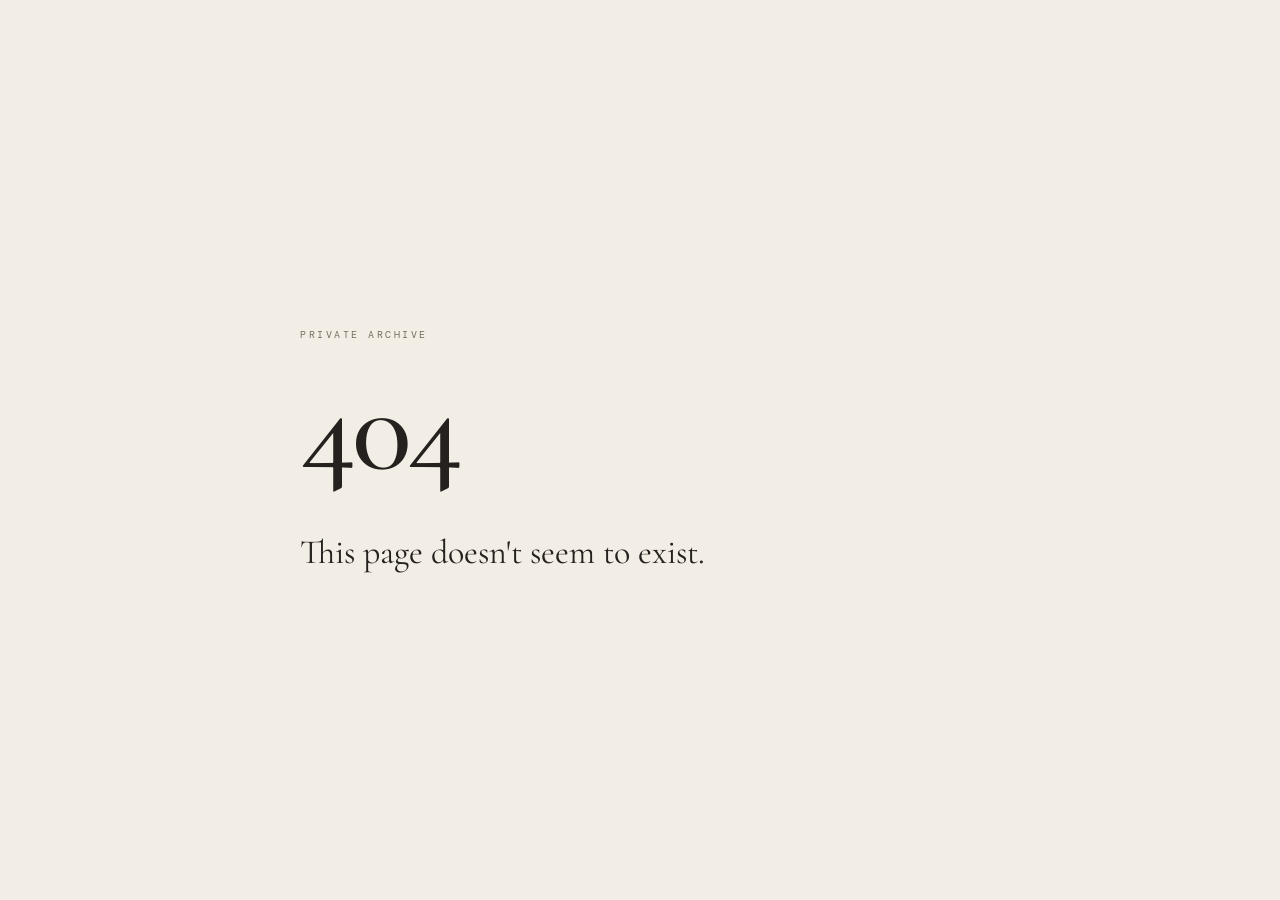
<file: index.html>
<!DOCTYPE html>
<html lang="en">

<head>

    <meta charset="UTF-8">

    <meta
        name="viewport"
        content="width=device-width, initial-scale=1.0"
    >

    <title>Archive</title>

    <link
        rel="stylesheet"
        href="assets/css/style.css"
    >

</head>

<body>

<main
    class="page page-36"
    style="min-height:100vh;"
>

    <div class="content">

        <div class="archive-label">
            PRIVATE ARCHIVE
        </div>

        <h1>
            404
        </h1>

        <p class="main-text">
            This page doesn't seem to exist.
        </p>

    </div>

</main>

</body>
</html>
</file>
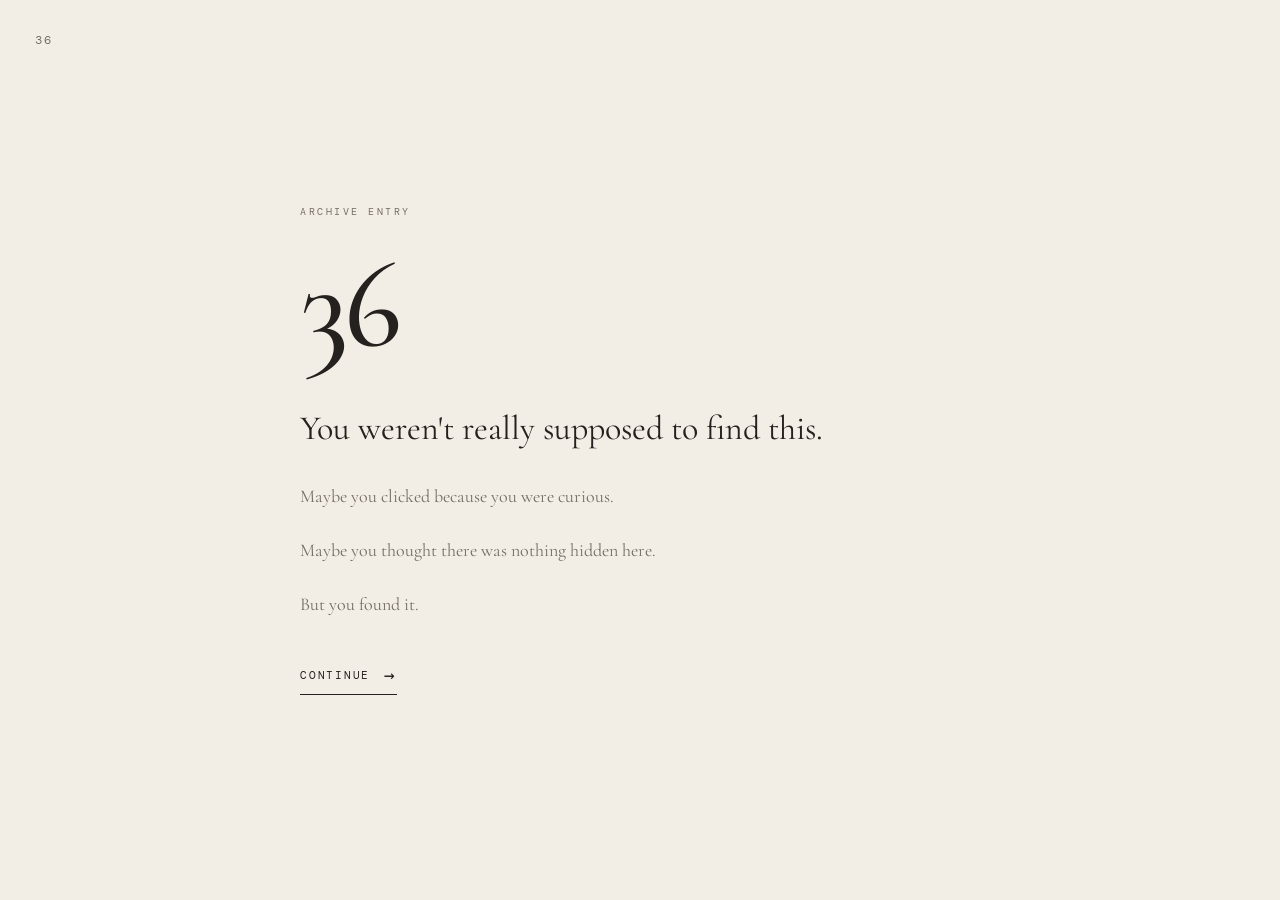
<file: 36/index.html>
<!DOCTYPE html>
<html lang="en">

<head>

    <meta charset="UTF-8">

    <meta
        name="viewport"
        content="width=device-width, initial-scale=1.0"
    >

    <title>36</title>

    <link
        rel="stylesheet"
        href="../assets/css/style.css"
    >

</head>

<body>

<main class="page page-36">

    <div class="page-number">
        36
    </div>

    <div class="content">

        <div class="archive-label fade-up">
            ARCHIVE ENTRY
        </div>

        <h1 class="fade-up delay-1">
            36
        </h1>

        <p class="main-text fade-up delay-2">

            You weren't really supposed
            to find this.

        </p>

        <p class="small-text fade-up delay-3">

            Maybe you clicked because
            you were curious.

            <br><br>

            Maybe you thought there was
            nothing hidden here.

            <br><br>

            But you found it.

        </p>

        <a
            href="../41/"
            class="next-link fade-up delay-3"
        >

            Continue

            <span>→</span>

        </a>

    </div>

</main>

<script src="../assets/js/script.js"></script>

</body>
</html>
</file>
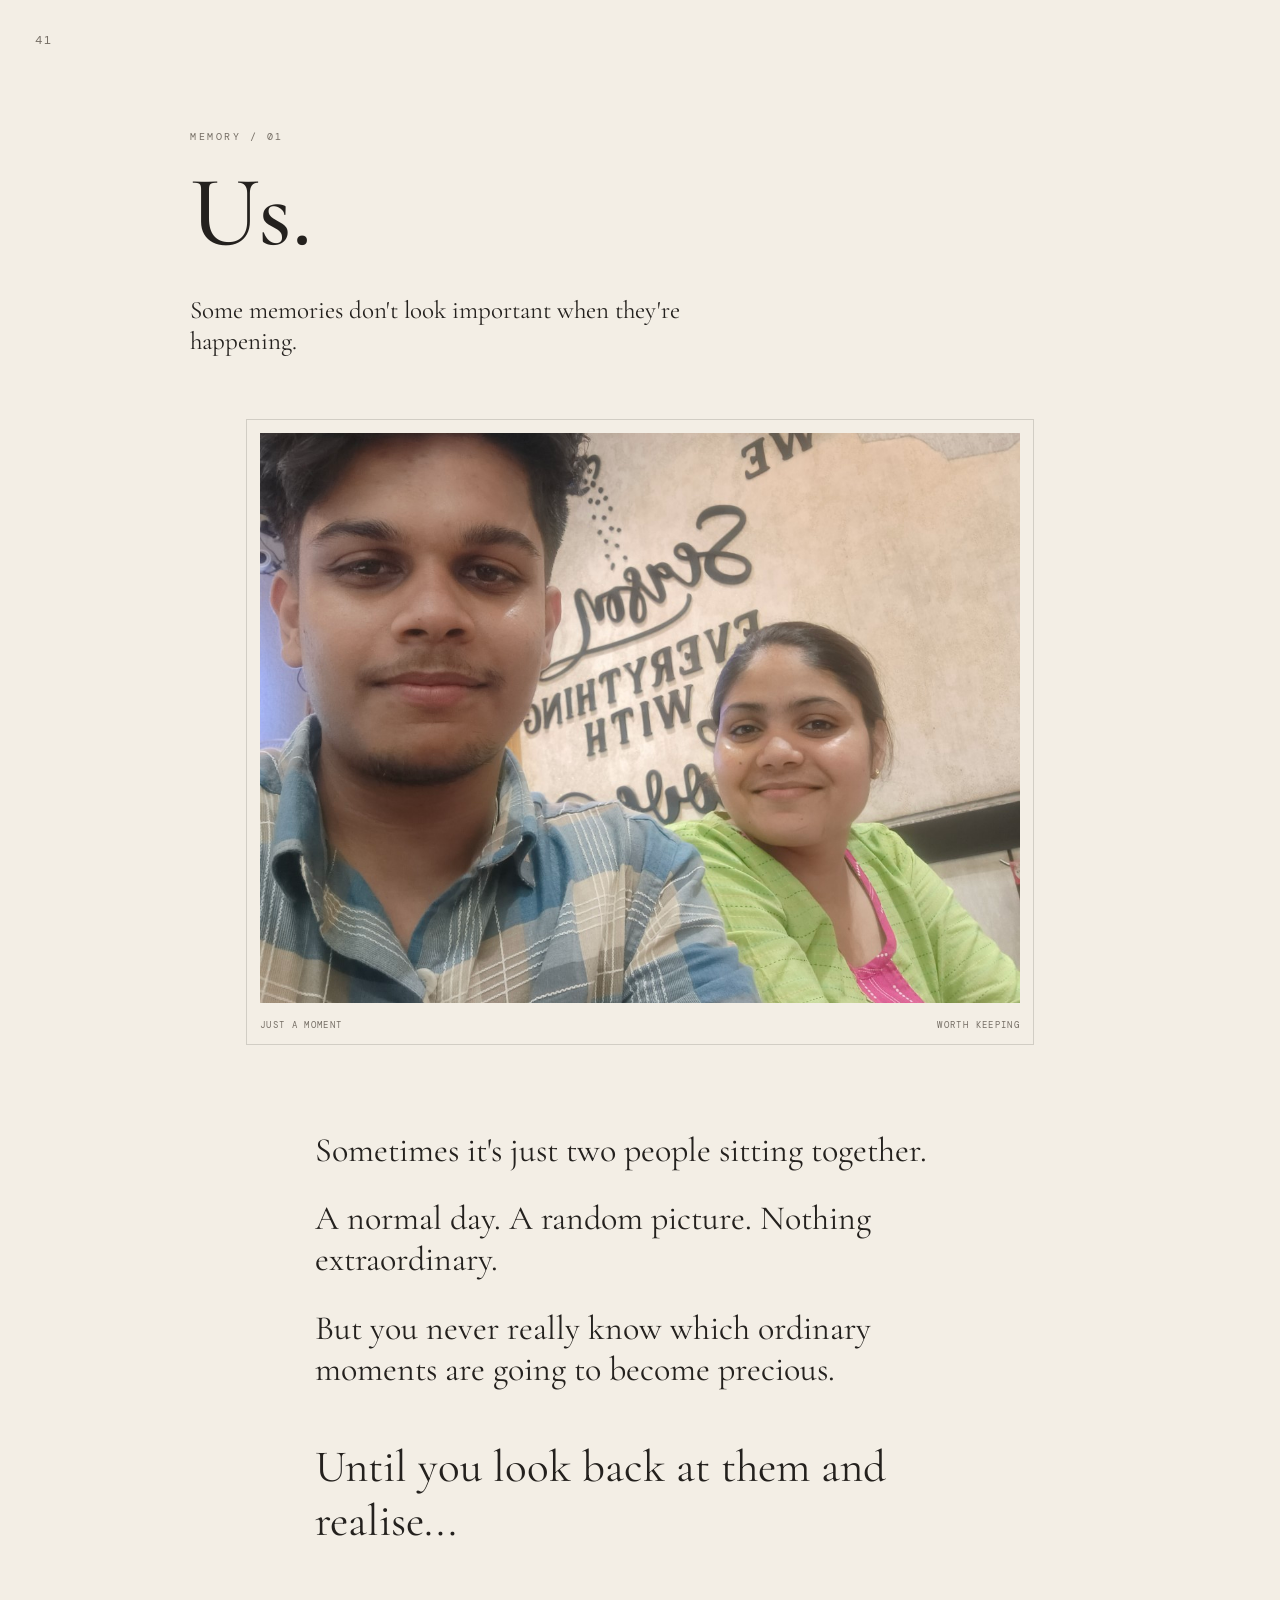
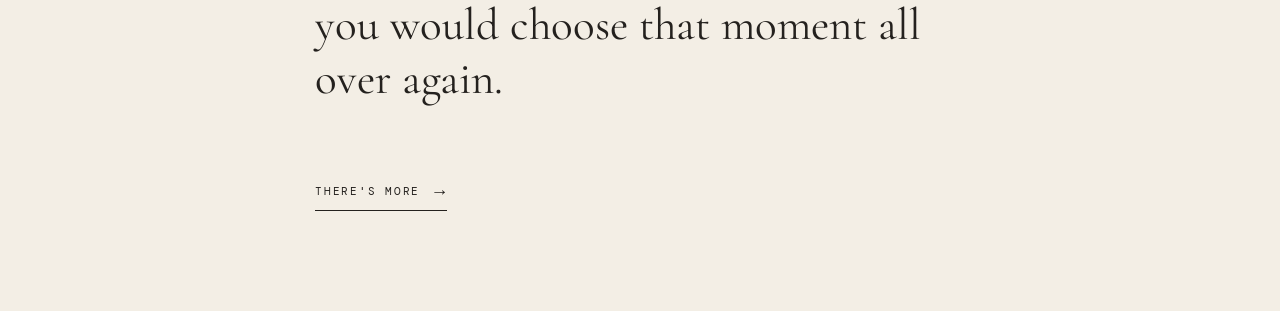
<file: 41/index.html>
<!DOCTYPE html>
<html lang="en">

<head>

    <meta charset="UTF-8">

    <meta
        name="viewport"
        content="width=device-width, initial-scale=1.0"
    >

    <title>41 — Us</title>

    <link
        rel="stylesheet"
        href="../assets/css/style.css"
    >

</head>

<body>

<main class="page page-41">

    <div class="page-number">
        41
    </div>

    <div class="container">

        <section class="intro">

            <div class="archive-label">
                MEMORY / 01
            </div>

            <h1>
                Us.
            </h1>

            <p>
                Some memories don't look important
                when they're happening.
            </p>

        </section>


        <section class="us-photo">

            <img
                src="../assets/images/us.jpg"
                alt="A memory of us"
            >

            <div class="photo-caption">

                <span>
                    Just a moment
                </span>

                <span>
                    Worth keeping
                </span>

            </div>

        </section>


        <section class="memory-text">

            <p>
                Sometimes it's just two people
                sitting together.
            </p>

            <p>
                A normal day.
                A random picture.
                Nothing extraordinary.
            </p>

            <p>
                But you never really know
                which ordinary moments
                are going to become precious.
            </p>

            <p class="emphasis">
                Until you look back at them
                and realise...
            </p>

            <p class="emphasis">
                you would choose that moment
                all over again.
            </p>

            <a
                href="../43/"
                class="next-link"
            >

                There's more

                <span>→</span>

            </a>

        </section>

    </div>

</main>

<script src="../assets/js/script.js"></script>

</body>
</html>
</file>
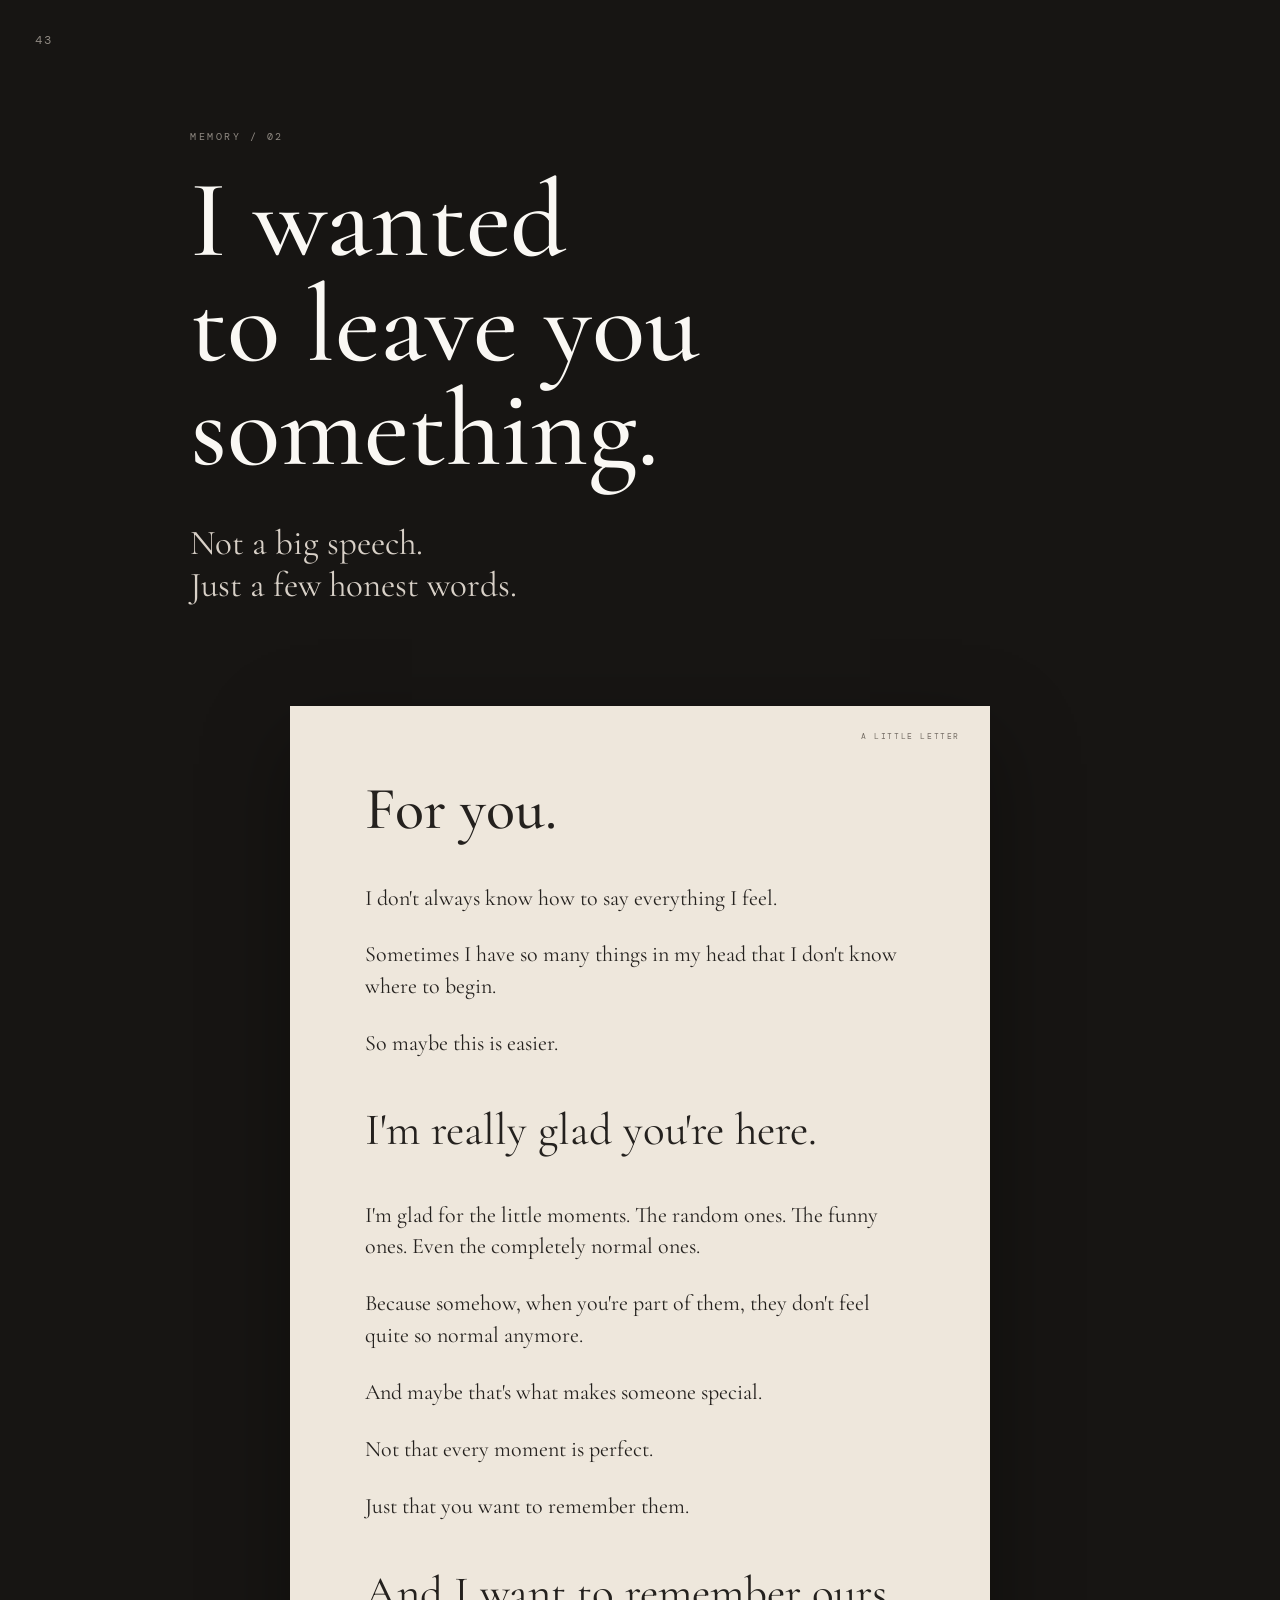
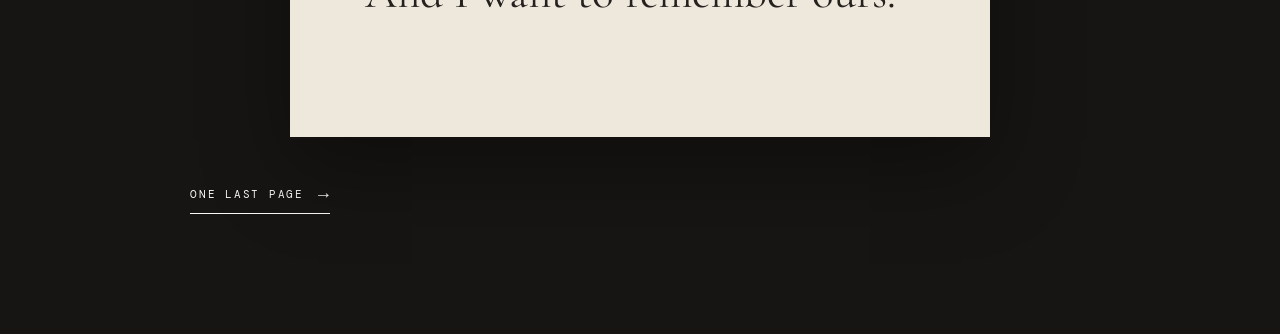
<file: 43/index.html>
<!DOCTYPE html>
<html lang="en">

<head>

    <meta charset="UTF-8">

    <meta
        name="viewport"
        content="width=device-width, initial-scale=1.0"
    >

    <title>43 — A Little Letter</title>

    <link
        rel="stylesheet"
        href="../assets/css/style.css"
    >

</head>

<body>

<main class="page page-43">

    <div class="page-number">
        43
    </div>

    <div class="container">

        <section class="letter-intro">

            <div class="archive-label">
                MEMORY / 02
            </div>

            <h1>
                I wanted<br>
                to leave you<br>
                something.
            </h1>

            <p class="intro-line">

                Not a big speech.

                <br>

                Just a few honest words.

            </p>

        </section>


        <section class="letter-card">

            <h2>
                For you.
            </h2>

            <p>
                I don't always know how to say
                everything I feel.
            </p>

            <p>
                Sometimes I have so many things
                in my head that I don't know
                where to begin.
            </p>

            <p>
                So maybe this is easier.
            </p>

            <p class="big-line">
                I'm really glad you're here.
            </p>

            <p>
                I'm glad for the little moments.
                The random ones.
                The funny ones.
                Even the completely normal ones.
            </p>

            <p>
                Because somehow,
                when you're part of them,
                they don't feel quite so normal anymore.
            </p>

            <p>
                And maybe that's what makes
                someone special.
            </p>

            <p>
                Not that every moment is perfect.
            </p>

            <p>
                Just that you want to remember them.
            </p>

            <p class="big-line">
                And I want to remember ours.
            </p>

        </section>


        <a
            href="../47/"
            class="next-link"
        >

            One last page

            <span>→</span>

        </a>

    </div>

</main>

<script src="../assets/js/script.js"></script>

</body>
</html>
</file>
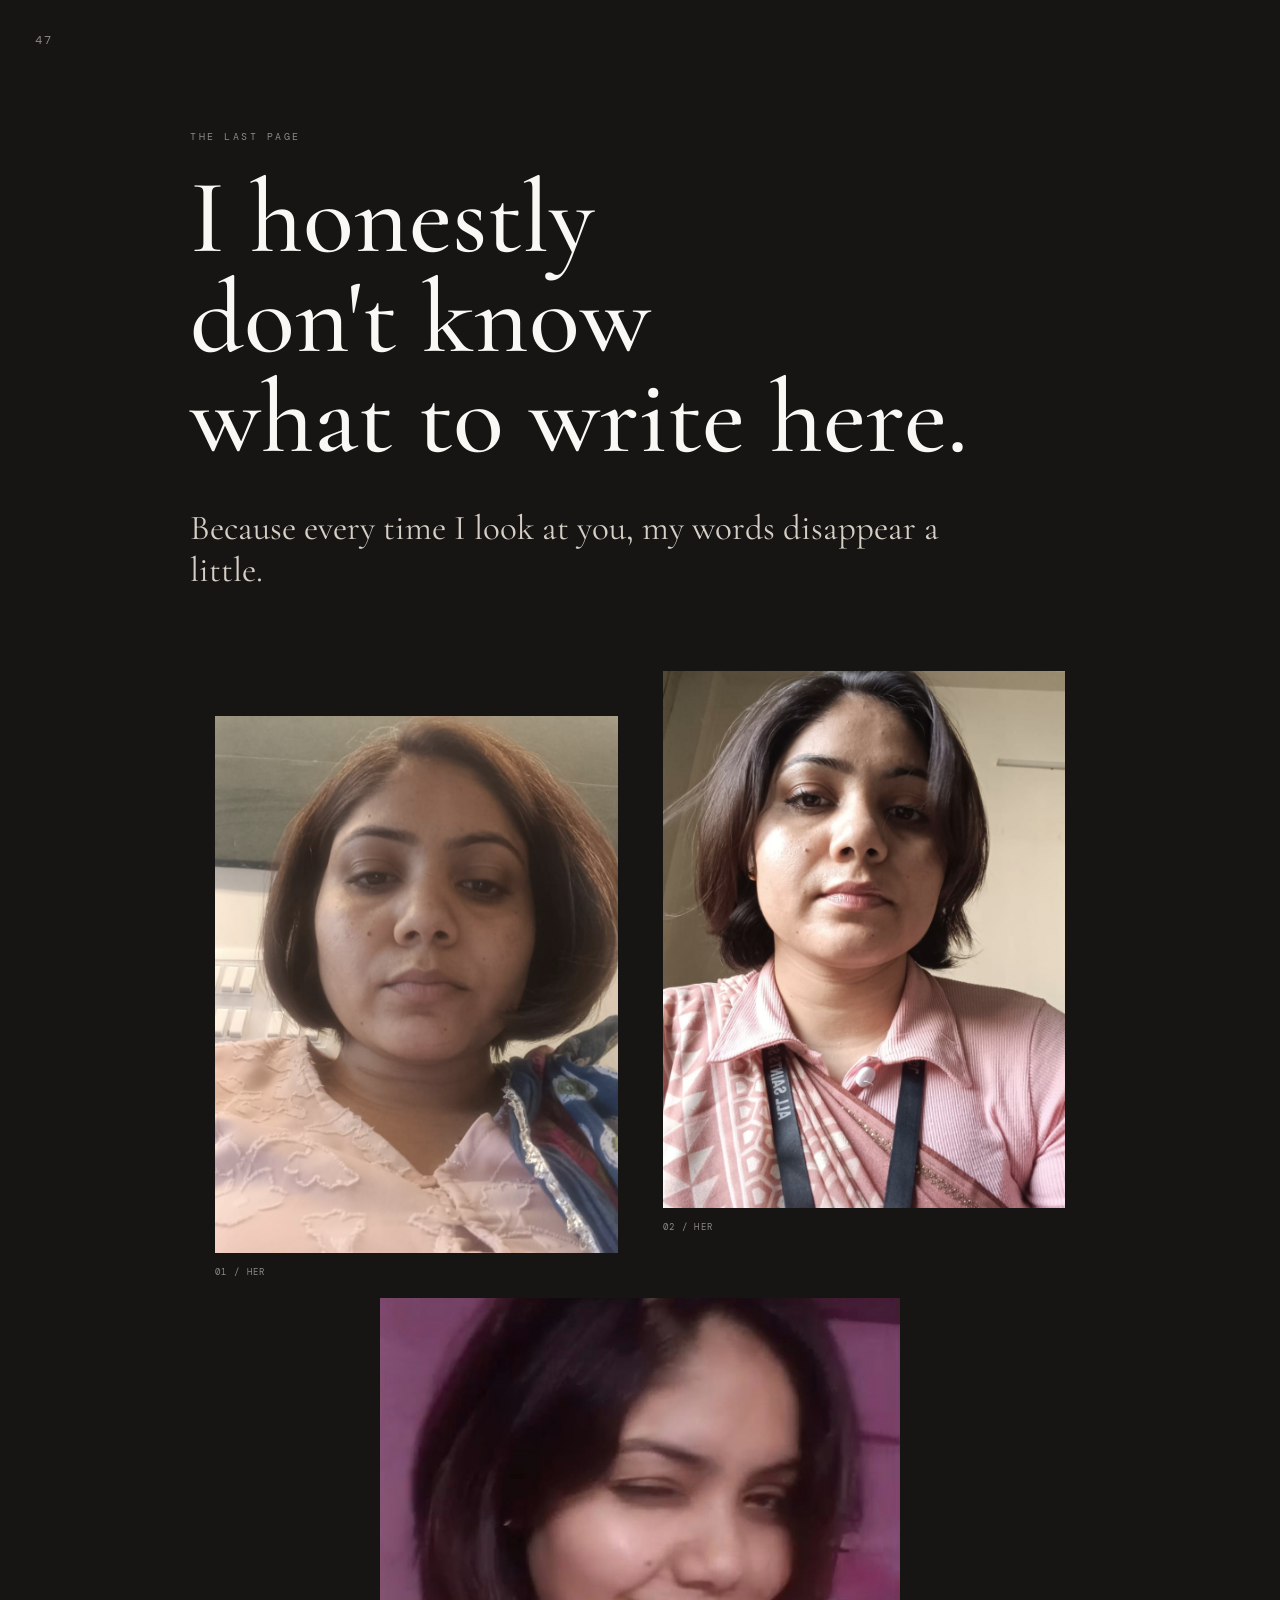
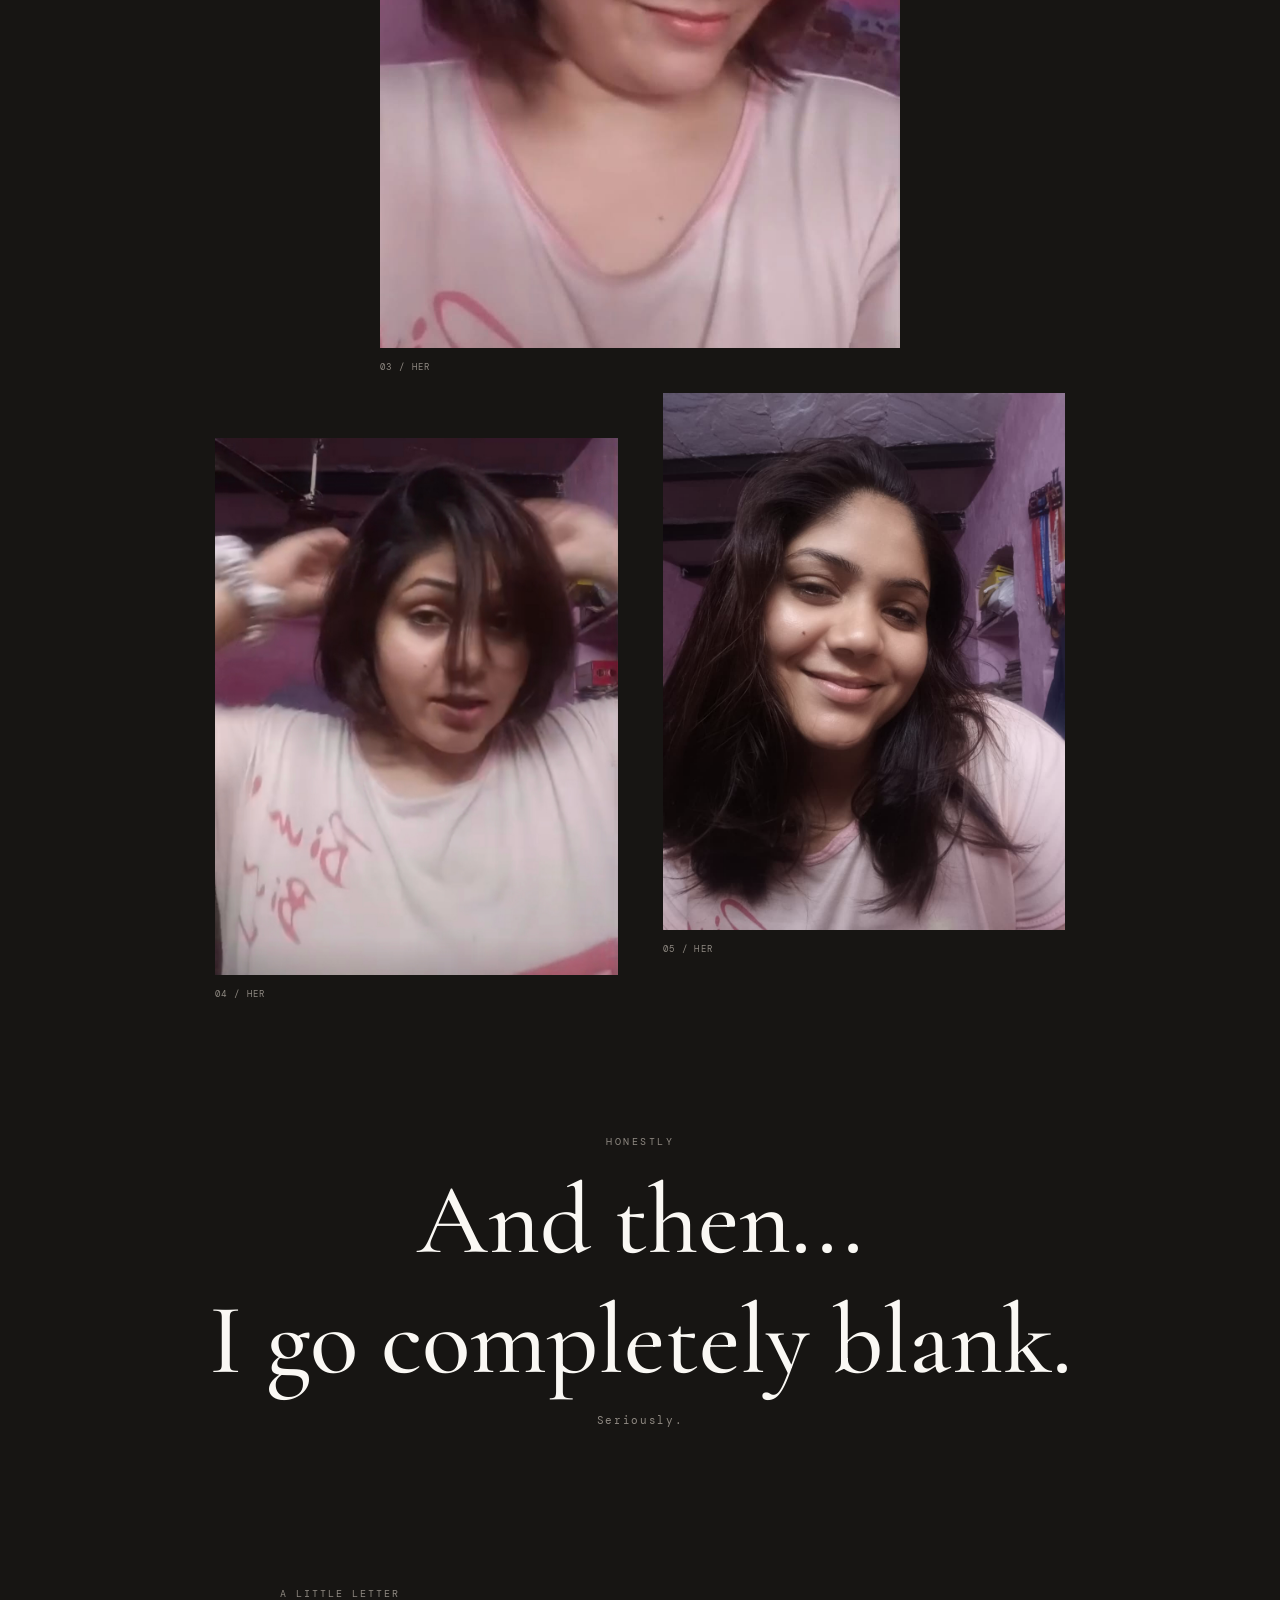
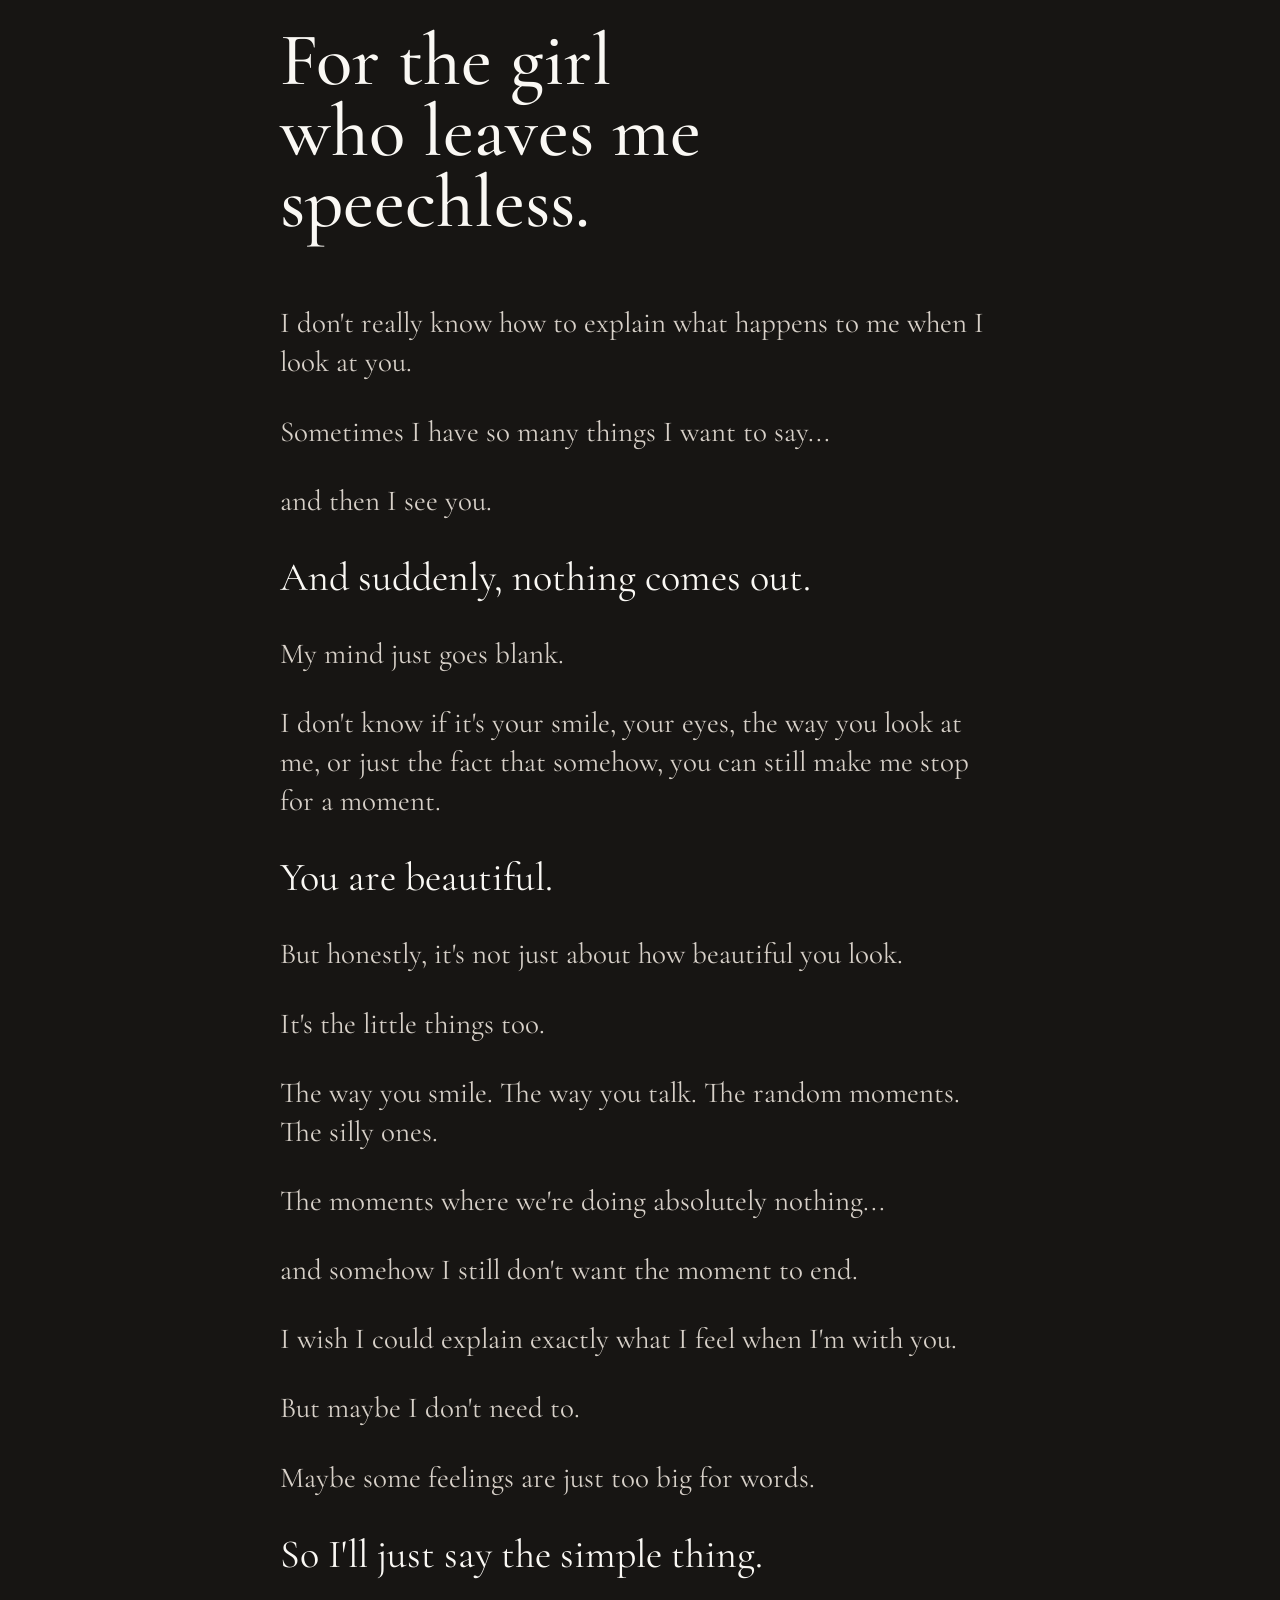
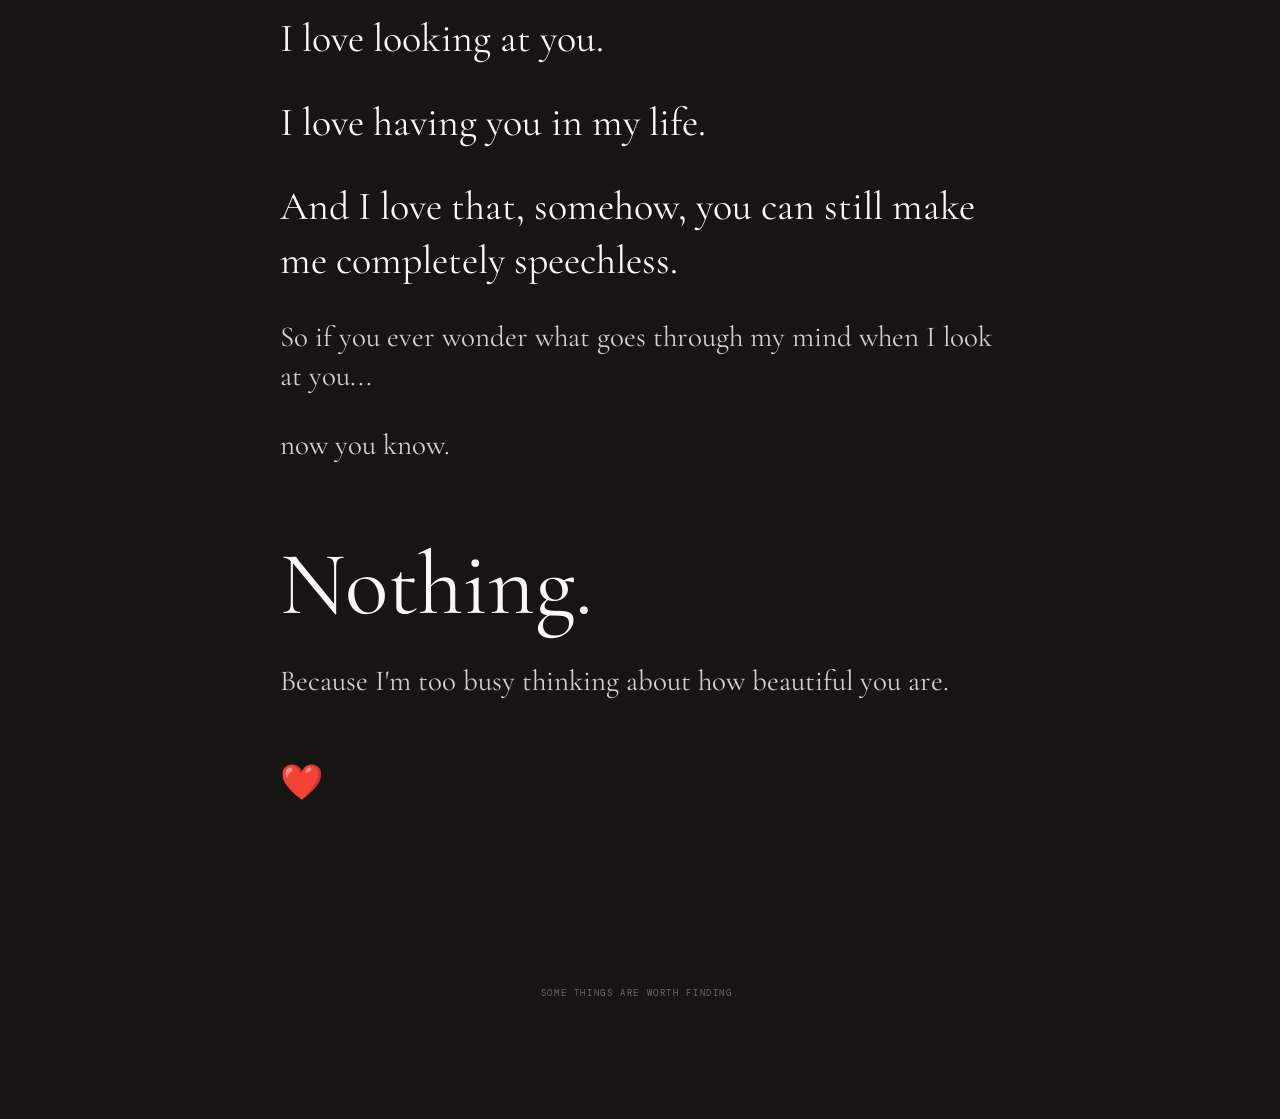
<file: 47/index.html>
<!DOCTYPE html>
<html lang="en">

<head>

    <meta charset="UTF-8">

    <meta
        name="viewport"
        content="width=device-width, initial-scale=1.0"
    >

    <title>47 — The Last Page</title>

    <link
        rel="stylesheet"
        href="../assets/css/style.css"
    >

</head>

<body>

<main class="page page-47">

    <div class="page-number">
        47
    </div>


    <div class="container">


        <!-- INTRO -->

        <section class="final-intro">

            <div class="archive-label">
                THE LAST PAGE
            </div>

            <h1>
                I honestly<br>
                don't know<br>
                what to write here.
            </h1>

            <p>
                Because every time I look at you,
                my words disappear a little.
            </p>

        </section>



        <!-- HER PHOTOS -->

        <section class="her-gallery">


            <div class="her-photo">

                <img
                    src="../assets/images/h1.jpg"
                    alt="A beautiful picture"
                >

                <div class="photo-number">
                    01 / HER
                </div>

            </div>


            <div class="her-photo">

                <img
                    src="../assets/images/h2.jpg"
                    alt="A beautiful picture"
                >

                <div class="photo-number">
                    02 / HER
                </div>

            </div>


            <div class="her-photo">

                <img
                    src="../assets/images/h3.jpg"
                    alt="A beautiful picture"
                >

                <div class="photo-number">
                    03 / HER
                </div>

            </div>


            <div class="her-photo">

                <img
                    src="../assets/images/h4.jpg"
                    alt="A beautiful picture"
                >

                <div class="photo-number">
                    04 / HER
                </div>

            </div>


            <div class="her-photo">

                <img
                    src="../assets/images/h5.jpg"
                    alt="A beautiful picture"
                >

                <div class="photo-number">
                    05 / HER
                </div>

            </div>


        </section>



        <!-- SPEECHLESS -->

        <section class="speechless">

            <div class="archive-label">
                HONESTLY
            </div>

            <h2>
                And then...
            </h2>

            <h2>
                I go completely blank.
            </h2>

            <p>
                Seriously.
            </p>

        </section>



        <!-- FINAL LETTER -->

        <section class="final-letter">

            <div class="letter-label">
                A LITTLE LETTER
            </div>


            <h2>
                For the girl<br>
                who leaves me speechless.
            </h2>


            <p>
                I don't really know how to explain
                what happens to me when I look at you.
            </p>


            <p>
                Sometimes I have so many things
                I want to say...
            </p>


            <p>
                and then I see you.
            </p>


            <p class="emphasis">
                And suddenly,
                nothing comes out.
            </p>


            <p>
                My mind just goes blank.
            </p>


            <p>
                I don't know if it's your smile,
                your eyes, the way you look at me,
                or just the fact that somehow,
                you can still make me stop for a moment.
            </p>


            <p class="emphasis">
                You are beautiful.
            </p>


            <p>
                But honestly,
                it's not just about how beautiful
                you look.
            </p>


            <p>
                It's the little things too.
            </p>


            <p>
                The way you smile.
                The way you talk.
                The random moments.
                The silly ones.
            </p>


            <p>
                The moments where we're doing
                absolutely nothing...
            </p>


            <p>
                and somehow I still don't want
                the moment to end.
            </p>


            <p>
                I wish I could explain exactly
                what I feel when I'm with you.
            </p>


            <p>
                But maybe I don't need to.
            </p>


            <p>
                Maybe some feelings
                are just too big for words.
            </p>


            <p class="emphasis">
                So I'll just say the simple thing.
            </p>


            <p class="emphasis">
                I love looking at you.
            </p>


            <p class="emphasis">
                I love having you in my life.
            </p>


            <p class="emphasis">
                And I love that, somehow,
                you can still make me
                completely speechless.
            </p>


            <p>
                So if you ever wonder
                what goes through my mind
                when I look at you...
            </p>


            <p>
                now you know.
            </p>


            <p class="nothing">
                Nothing.
            </p>


            <p>
                Because I'm too busy thinking
                about how beautiful you are.
            </p>


            <p class="heart">
                ❤️
            </p>

        </section>



        <!-- END -->

        <footer class="final-footer">

            Some things are worth finding.

        </footer>


    </div>

</main>

<script src="../assets/js/script.js"></script>

</body>
</html>
</file>
<file: assets/css/style.css>
@import url('https://fonts.googleapis.com/css2?family=Cormorant+Garamond:wght@400;500;600;700&family=DM+Mono:wght@300;400&display=swap');

:root {
    --paper: #f3eee5;
    --paper-dark: #e7dfd2;
    --ink: #24211e;
    --muted: #756e65;
    --line: rgba(36, 33, 30, 0.16);
    --accent: #8d514b;
    --white: #faf8f4;
    --dark: #171513;
    --dark-soft: #211e1b;
}

* {
    box-sizing: border-box;
    margin: 0;
    padding: 0;
}

html {
    scroll-behavior: smooth;
}

body {
    background: var(--paper);
    color: var(--ink);
    font-family: "Cormorant Garamond", Georgia, serif;
    min-height: 100vh;
}

a {
    color: inherit;
    text-decoration: none;
}

img {
    display: block;
    max-width: 100%;
}

.page {
    min-height: 100vh;
    position: relative;
    overflow: hidden;
}

.container {
    width: min(900px, calc(100% - 40px));
    margin: auto;
}

/* --------------------------------
   COMMON
-------------------------------- */

.page-number {
    position: absolute;
    top: 32px;
    left: 35px;

    font-family: "DM Mono", monospace;
    font-size: 12px;
    letter-spacing: 0.18em;
    color: var(--muted);
}

.archive-label {
    font-family: "DM Mono", monospace;
    font-size: 10px;
    letter-spacing: 0.25em;
    text-transform: uppercase;
    color: var(--muted);
}

h1,
h2,
h3 {
    font-weight: 500;
    line-height: 0.95;
}

.fade-up {
    animation: fadeUp 1s ease both;
}

.delay-1 {
    animation-delay: 0.4s;
}

.delay-2 {
    animation-delay: 0.8s;
}

.delay-3 {
    animation-delay: 1.2s;
}

@keyframes fadeUp {
    from {
        opacity: 0;
        transform: translateY(25px);
    }

    to {
        opacity: 1;
        transform: translateY(0);
    }
}

/* --------------------------------
   SECRET LINK
-------------------------------- */

.next-link {
    display: inline-flex;
    align-items: center;
    gap: 14px;

    margin-top: 45px;

    font-family: "DM Mono", monospace;
    font-size: 11px;
    letter-spacing: 0.16em;
    text-transform: uppercase;

    border-bottom: 1px solid var(--ink);
    padding-bottom: 7px;

    transition:
        gap 0.3s ease,
        opacity 0.3s ease;
}

.next-link:hover {
    gap: 24px;
    opacity: 0.65;
}

.next-link span {
    font-size: 18px;
}

/* --------------------------------
   36
-------------------------------- */

.page-36 {
    display: flex;
    align-items: center;
    justify-content: center;
}

.page-36 .content {
    width: min(680px, calc(100% - 40px));
}

.page-36 .archive-label {
    margin-bottom: 28px;
}

.page-36 h1 {
    font-size: clamp(65px, 12vw, 125px);
    letter-spacing: -0.04em;
    margin-bottom: 45px;
}

.page-36 .main-text {
    font-size: clamp(24px, 3vw, 34px);
    line-height: 1.15;
    max-width: 600px;
}

.page-36 .small-text {
    margin-top: 35px;
    font-size: 18px;
    color: var(--muted);
    line-height: 1.5;
}

/* --------------------------------
   41
-------------------------------- */

.page-41 {
    padding: 130px 0 100px;
}

.page-41 .intro {
    max-width: 680px;
    margin-bottom: 75px;
}

.page-41 .intro h1 {
    font-size: clamp(55px, 9vw, 100px);
    margin: 22px 0 35px;
}

.page-41 .intro p {
    font-size: 25px;
    line-height: 1.25;
    max-width: 590px;
}

.us-photo {
    position: relative;
    margin: 0 auto;
    width: min(760px, 100%);
}

.us-photo::before {
    content: "";
    position: absolute;
    inset: -14px;
    border: 1px solid var(--line);
    z-index: 0;
}

.us-photo img {
    position: relative;
    width: 100%;
    aspect-ratio: 4 / 3;
    object-fit: cover;
    z-index: 1;
    filter: saturate(0.92);
}

.photo-caption {
    display: flex;
    justify-content: space-between;
    gap: 20px;

    margin-top: 16px;

    font-family: "DM Mono", monospace;
    font-size: 9px;
    letter-spacing: 0.15em;
    text-transform: uppercase;
    color: var(--muted);
}

.memory-text {
    width: min(650px, 100%);
    margin: 100px auto 0;
}

.memory-text p {
    font-size: clamp(24px, 3vw, 34px);
    line-height: 1.2;
    margin-bottom: 28px;
}

.memory-text .emphasis {
    font-size: clamp(30px, 4vw, 45px);
    margin-top: 50px;
}

/* --------------------------------
   43
-------------------------------- */

.page-43 {
    background: var(--dark);
    color: var(--white);
    min-height: 100vh;
    padding: 130px 0 120px;
}

.page-43 .page-number {
    color: #8f8982;
}

.page-43 .archive-label {
    color: #8f8982;
}

.page-43 .letter-intro {
    max-width: 720px;
}

.page-43 h1 {
    font-size: clamp(58px, 10vw, 110px);
    margin: 25px 0 40px;
}

.page-43 .intro-line {
    font-size: clamp(25px, 3vw, 35px);
    line-height: 1.2;
    color: #d8d0c7;
}

.letter-card {
    width: min(700px, 100%);
    margin: 100px auto 0;

    background: #eee7dc;
    color: var(--ink);

    padding: clamp(35px, 7vw, 75px);

    position: relative;

    box-shadow:
        0 30px 80px rgba(0, 0, 0, 0.35);
}

.letter-card::before {
    content: "A LITTLE LETTER";
    position: absolute;
    top: 25px;
    right: 30px;

    font-family: "DM Mono", monospace;
    font-size: 8px;
    letter-spacing: 0.2em;
    color: var(--muted);
}

.letter-card h2 {
    font-size: clamp(38px, 6vw, 60px);
    margin-bottom: 45px;
}

.letter-card p {
    font-size: 22px;
    line-height: 1.45;
    margin-bottom: 25px;
}

.letter-card .big-line {
    font-size: clamp(30px, 4vw, 45px);
    line-height: 1.1;
    margin: 45px 0;
}

.page-43 .next-link {
    color: var(--white);
    border-color: var(--white);
}

/* --------------------------------
   47 FINAL
-------------------------------- */

.page-47 {
    background: var(--dark);
    color: var(--white);
    min-height: 100vh;
    padding: 130px 0 120px;
}

.page-47 .page-number {
    color: #8f8982;
}

.page-47 .archive-label {
    color: #8f8982;
}

.final-intro {
    width: min(800px, 100%);
    margin-bottom: 100px;
}

.final-intro h1 {
    font-size: clamp(55px, 9vw, 105px);
    margin: 25px 0 40px;
}

.final-intro p {
    font-size: clamp(25px, 3vw, 35px);
    color: #d5cec5;
    line-height: 1.2;
}

/* HER GALLERY */

.her-gallery {
    display: grid;
    grid-template-columns: 1fr 1fr;
    gap: 70px 45px;

    width: min(850px, 100%);
    margin: 0 auto;
}

.her-photo {
    position: relative;
}

.her-photo img {
    width: 100%;
    aspect-ratio: 3 / 4;
    object-fit: cover;

    filter: saturate(0.9);

    transition:
        transform 0.6s ease,
        filter 0.6s ease;
}

.her-photo:hover img {
    transform: scale(1.025);
    filter: saturate(1);
}

/* Make selected photos special */

.her-photo:nth-child(1) {
    transform: translateY(25px);
}

.her-photo:nth-child(2) {
    transform: translateY(-20px);
}

.her-photo:nth-child(3) {
    grid-column: 1 / -1;
    width: min(520px, 75%);
    justify-self: center;
}

.her-photo:nth-child(3) img {
    aspect-ratio: 4 / 5;
}

.her-photo:nth-child(4) {
    transform: translateY(20px);
}

.her-photo:nth-child(5) {
    transform: translateY(-25px);
}

.photo-number {
    position: absolute;
    bottom: -25px;
    left: 0;

    font-family: "DM Mono", monospace;
    font-size: 9px;
    letter-spacing: 0.15em;
    color: #8f8982;
}

/* SPEECHLESS */

.speechless {
    text-align: center;
    padding: 180px 0 160px;
}

.speechless h2 {
    font-size: clamp(55px, 9vw, 100px);
    margin: 25px 0;
}

.speechless p:last-child {
    font-family: "DM Mono", monospace;
    color: #8f8982;
    font-size: 11px;
    letter-spacing: 0.15em;
}

/* FINAL LETTER */

.final-letter {
    width: min(720px, 100%);
    margin: 0 auto;
}

.final-letter .letter-label {
    font-family: "DM Mono", monospace;
    font-size: 10px;
    letter-spacing: 0.2em;
    color: #8f8982;
    margin-bottom: 25px;
}

.final-letter h2 {
    font-size: clamp(45px, 7vw, 75px);
    margin-bottom: 65px;
}

.final-letter p {
    font-size: clamp(22px, 3vw, 29px);
    line-height: 1.35;
    color: #d7d0c8;
    margin-bottom: 30px;
}

.final-letter .emphasis {
    color: var(--white);
    font-size: clamp(27px, 4vw, 40px);
}

.final-letter .nothing {
    font-size: clamp(50px, 8vw, 90px);
    color: var(--white);
    margin: 60px 0 15px;
}

.heart {
    font-size: 35px !important;
    margin-top: 60px;
}

.final-footer {
    text-align: center;
    padding-top: 150px;

    font-family: "DM Mono", monospace;
    font-size: 9px;
    letter-spacing: 0.18em;
    text-transform: uppercase;
    color: #6e6963;
}

/* --------------------------------
   RESPONSIVE
-------------------------------- */

@media (max-width: 700px) {

    .container {
        width: min(100% - 30px, 900px);
    }

    .page-number {
        top: 20px;
        left: 20px;
    }

    .page-36 .content {
        width: calc(100% - 30px);
    }

    .page-41,
    .page-43,
    .page-47 {
        padding-top: 100px;
    }

    .page-41 .intro {
        margin-bottom: 55px;
    }

    .us-photo::before {
        inset: -7px;
    }

    .memory-text {
        margin-top: 70px;
    }

    .letter-card {
        margin-top: 70px;
    }

    .her-gallery {
        grid-template-columns: 1fr;
        gap: 55px;
    }

    .her-photo:nth-child(1),
    .her-photo:nth-child(2),
    .her-photo:nth-child(4),
    .her-photo:nth-child(5) {
        transform: none;
    }

    .her-photo:nth-child(3) {
        grid-column: auto;
        width: 100%;
    }

    .speechless {
        padding: 120px 0;
    }

    .final-letter {
        margin-top: 20px;
    }

    .final-footer {
        padding-top: 100px;
    }
}

@media (prefers-reduced-motion: reduce) {

    html {
        scroll-behavior: auto;
    }

    .fade-up {
        animation: none;
    }

    .her-photo img,
    .next-link {
        transition: none;
    }
}
</file>
